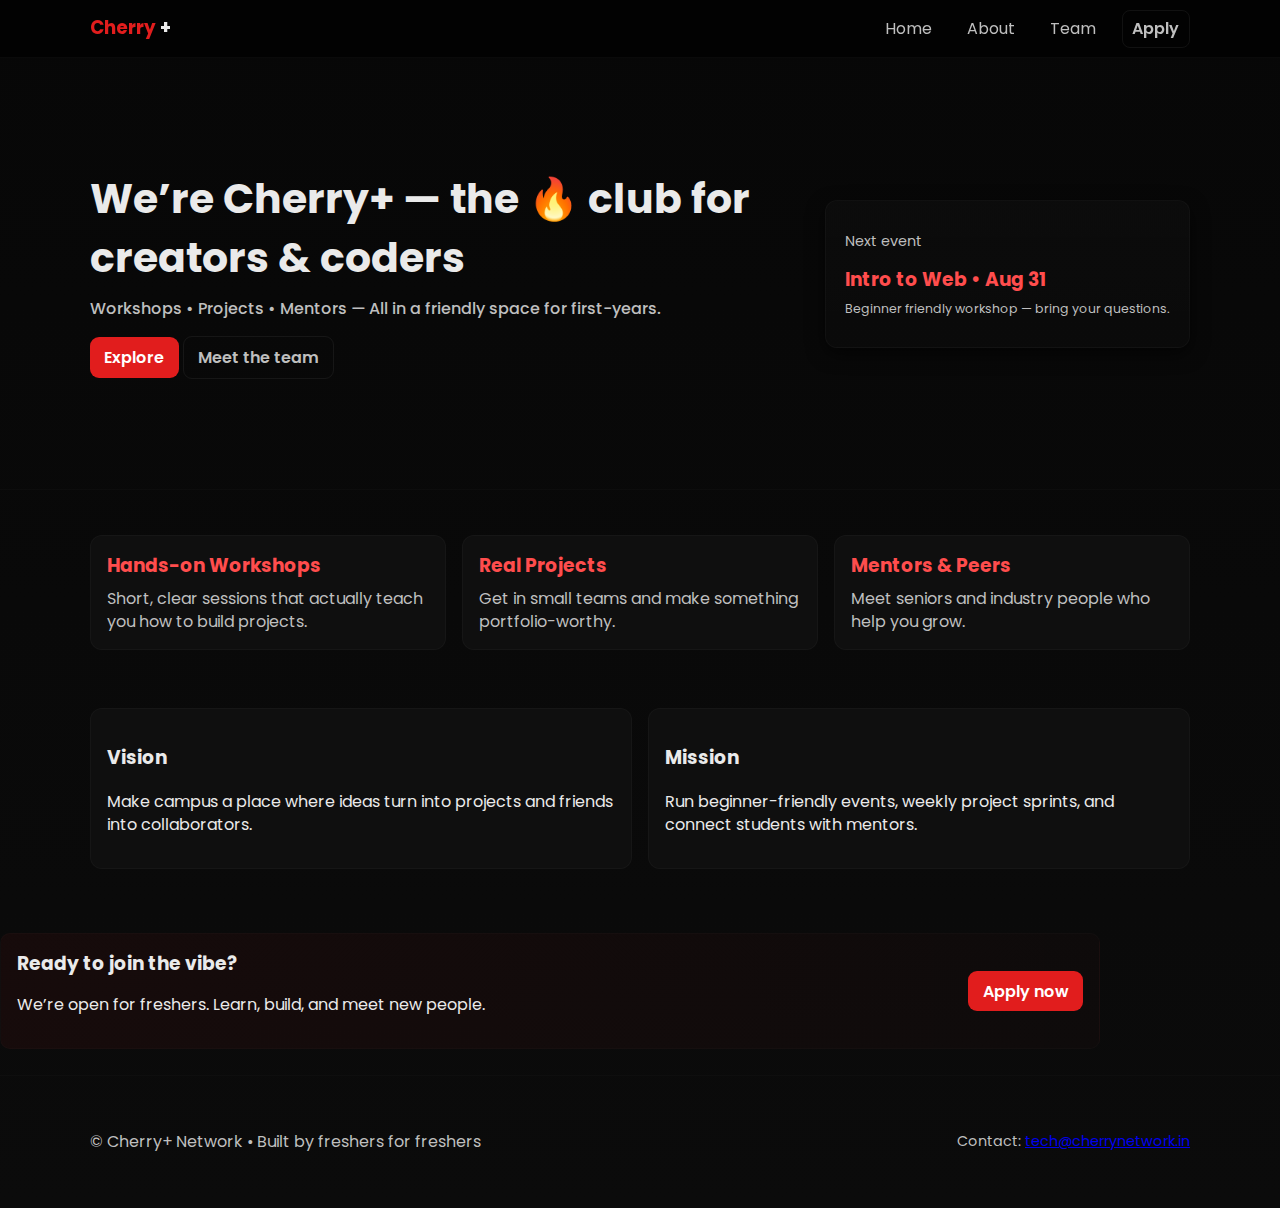
<file: index.html>
<!-- index.html - Paste this entire file into your index.html -->
<!doctype html>
<html lang="en">
<head>
  <meta charset="utf-8" />
  <meta name="viewport" content="width=device-width, initial-scale=1" />
  <title>Cherry+ Network — Home</title>

  <!-- Google font -->
  <link href="https://fonts.googleapis.com/css2?family=Poppins:wght@300;500;700&display=swap" rel="stylesheet">

  <!-- main stylesheet -->
  <link rel="stylesheet" href="style.css">
</head>
<body>
  <!-- Header / Navigation -->
  <header class="site-header">
    <div class="container header-inner">
      <a class="logo" href="index.html"><span class="cherry">Cherry</span><span class="plus">+</span></a>

      <nav id="main-nav" class="nav">
        <a href="index.html">Home</a>
        <a href="#about">About</a>
        <a href="team.html">Team</a>
        <a href="#contact" class="btn ghost">Apply</a>
      </nav>

      <button id="menu-btn" class="menu-btn" aria-label="Open menu">☰</button>
    </div>
  </header>

  <!-- Hero -->
  <section class="hero">
    <div class="container hero-inner">
      <div class="hero-text">
        <h1>We’re Cherry+ — the 🔥 club for creators & coders</h1>
        <p class="lead">Workshops • Projects • Mentors — All in a friendly space for first-years.</p>
        <div class="hero-cta">
          <a href="#about" class="btn">Explore</a>
          <a href="team.html" class="btn ghost">Meet the team</a>
        </div>
      </div>
      <div class="hero-card">
        <p class="small">Next event</p>
        <h3>Intro to Web • Aug 31</h3>
        <p class="tiny">Beginner friendly workshop — bring your questions.</p>
      </div>
    </div>
  </section>

  <!-- Features -->
  <section class="features container">
    <div class="card feature">
      <h3>Hands-on Workshops</h3>
      <p>Short, clear sessions that actually teach you how to build projects.</p>
    </div>
    <div class="card feature">
      <h3>Real Projects</h3>
      <p>Get in small teams and make something portfolio-worthy.</p>
    </div>
    <div class="card feature">
      <h3>Mentors & Peers</h3>
      <p>Meet seniors and industry people who help you grow.</p>
    </div>
  </section>

  <!-- About -->
  <section id="about" class="about container">
    <div class="about-grid">
      <div class="card">
        <h3>Vision</h3>
        <p>Make campus a place where ideas turn into projects and friends into collaborators.</p>
      </div>
      <div class="card">
        <h3>Mission</h3>
        <p>Run beginner-friendly events, weekly project sprints, and connect students with mentors.</p>
      </div>
    </div>
  </section>

  <!-- CTA -->
  <section id="contact" class="cta container">
    <div class="cta-left">
      <h3>Ready to join the vibe?</h3>
      <p>We’re open for freshers. Learn, build, and meet new people.</p>
    </div>
    <div class="cta-right">
      <a class="btn" href="https://github.com" target="_blank" rel="noreferrer">Apply now</a>
    </div>
  </section>

  <!-- Footer -->
  <footer class="site-footer">
    <div class="container footer-inner">
      <p>© Cherry+ Network • Built by freshers for freshers</p>
      <p class="small">Contact: <a href="mailto:tech@cherrynetwork.in">tech@cherrynetwork.in</a></p>
    </div>
  </footer>

  <script src="script.js"></script>
</body>
</html><!-- Landing page code will go here -->
</file>
<file: style.css>
/* CSS styling will go here */
/* ---- theme colors ---- */
:root{
  --bg: #0b0b0b;      /* deep black */
  --card: #0f0f0f;
  --text: #eaeaea;
  --muted: #bfbfbf;
  --red: #e11d1d;     /* cherry red */
  --accent: #ff4d4d;
  --glass: rgba(255,255,255,0.02);
  --radius: 12px;
  --container: 1100px;
  font-size: 16px;
}

/* ---- basic reset ---- */
*{box-sizing:border-box}
body{
  margin:0;
  font-family: 'Poppins', system-ui, -apple-system, "Segoe UI", Roboto, "Helvetica Neue", Arial;
  background: linear-gradient(180deg, #070707 0%, #0b0b0b 100%);
  color:var(--text);
  line-height:1.45;
}

/* ---- container ---- */
.container{
  width:90%;
  max-width:var(--container);
  margin:0 auto;
  padding:1.2rem 0;
}

/* ---- header ---- */
.site-header{
  background: rgba(0,0,0,0.6);
  position:sticky;
  top:0;
  z-index:50;
  backdrop-filter: blur(6px);
  border-bottom: 1px solid rgba(255,255,255,0.03);
}
.header-inner{
  display:flex;
  align-items:center;
  justify-content:space-between;
  gap:1rem;
  padding:0.6rem 0;
}
.logo{
  color:var(--text);
  font-weight:700;
  text-decoration:none;
  font-size:1.15rem;
}
.logo .cherry{ color:var(--red) }
.logo .plus{ color:var(--text); margin-left:4px }

/* nav */
.nav{ display:flex; gap:1rem; align-items:center }
.nav a{ color:var(--muted); text-decoration:none; padding:0.4rem 0.6rem; border-radius:8px }
.nav a:hover{ color:var(--text); background: rgba(255,255,255,0.02) }

/* buttons */
.btn{
  background:var(--red);
  color:white;
  padding:0.55rem 0.9rem;
  border-radius:9px;
  text-decoration:none;
  font-weight:600;
  display:inline-block;
  transition:transform .15s ease, box-shadow .15s ease;
}
.btn:hover{ transform:translateY(-3px) }
.btn.ghost{ background:transparent; border:1px solid rgba(255,255,255,0.06); color:var(--muted) }

/* mobile menu button */
.menu-btn{
  display:none;
  background:transparent;
  color:var(--text);
  border:0;
  font-size:1.2rem;
}

/* ---- hero ---- */
.hero{
  padding:2.4rem 0;
  min-height:48vh;
  display:flex;
  align-items:center;
  border-bottom:1px solid rgba(255,255,255,0.02);
}
.hero-inner{
  display:flex;
  gap:2rem;
  align-items:center;
  justify-content:space-between;
  flex-wrap:wrap;
}
.hero-text{ max-width:680px }
.hero h1{
  font-size:clamp(1.6rem, 3.2vw, 2.6rem);
  margin:0 0 0.6rem;
  color:var(--text);
}
.lead{ color:var(--muted); margin:0 0 1rem; font-weight:500 }

/* hero card */
.hero-card{
  background: linear-gradient(180deg, rgba(255,255,255,0.02), rgba(255,255,255,0.01));
  border-radius:12px;
  padding:1rem 1.2rem;
  min-width:220px;
  box-shadow: 0 6px 18px rgba(0,0,0,0.6);
  border:1px solid rgba(255,255,255,0.03);
}
.hero-card h3{ margin:0.2rem 0 0.2rem; color:var(--accent) }
.small { color:var(--muted); font-size:0.85rem }
.tiny { color:var(--muted); font-size:0.78rem; margin-top:0.4rem }

/* ---- features ---- */
.features{
  display:grid;
  grid-template-columns: repeat(3,1fr);
  gap:1rem;
  margin-top:1.6rem;
}
.card{
  background:var(--card);
  border-radius:var(--radius);
  padding:1rem;
  border: 1px solid rgba(255,255,255,0.03);
}
.feature h3{ color:var(--accent); margin:0 0 0.5rem }
.feature p{ color:var(--muted); margin:0 }

/* ---- about ---- */
.about-grid{ display:grid; grid-template-columns:repeat(2,1fr); gap:1rem; margin:1.2rem 0 }

/* ---- cta ---- */
.cta{
  display:flex;
  gap:1rem;
  align-items:center;
  justify-content:space-between;
  margin:1.6rem 0;
  padding:1rem;
  border-radius:10px;
  background: linear-gradient(90deg, rgba(225,29,29,0.06), rgba(255,77,77,0.02));
  border:1px solid rgba(255,255,255,0.02);
}
.cta-left h3{ margin:0 0 0.4rem; color:var(--text) }

/* ---- team page ---- */
.team-hero{ text-align:left; padding:1rem 0 }
.team-grid{
  display:grid;
  grid-template-columns: repeat(3,1fr);
  gap:1rem;
  margin:1rem 0 2rem;
}
.team-card{
  background:var(--card);
  text-align:center;
  padding:1.2rem;
  border-radius:12px;
  border:1px solid rgba(255,255,255,0.03);
  transition: transform .15s ease, box-shadow .15s ease;
}
.team-card:hover{ transform: translateY(-6px); box-shadow: 0 12px 36px rgba(0,0,0,0.6) }

.avatar{
  width:72px;
  height:72px;
  border-radius:50%;
  margin:0 auto 0.8rem;
  display:flex;
  align-items:center;
  justify-content:center;
  font-weight:700;
  background: linear-gradient(135deg, var(--red), var(--accent));
  color:white;
  font-size:1.05rem;
}

/* small & center helper */
.center{ text-align:center }
.small{ color:var(--muted); font-size:0.9rem }

/* ---- footer ---- */
.site-footer{ padding:1.2rem 0; border-top:1px solid rgba(255,255,255,0.02); background:transparent }
.footer-inner{ display:flex; justify-content:space-between; gap:1rem; align-items:center; color:var(--muted) }

/* ---- responsive ---- */
@media (max-width: 900px){
  .features{ grid-template-columns: 1fr; }
  .about-grid{ grid-template-columns: 1fr; }
  .team-grid{ grid-template-columns: repeat(2,1fr); }
  .hero-inner{ gap:1rem; }
  .hero-card{ margin-top:1rem; width:100% }
}
@media (max-width: 600px){
  .team-grid{ grid-template-columns: 1fr; }
  .nav{ display:none } /* hide regular nav on small */
  .menu-btn{ display:block }
  .header-inner{ gap:0.6rem }
  .hero{ padding:1.2rem 0 }
}
</file>
